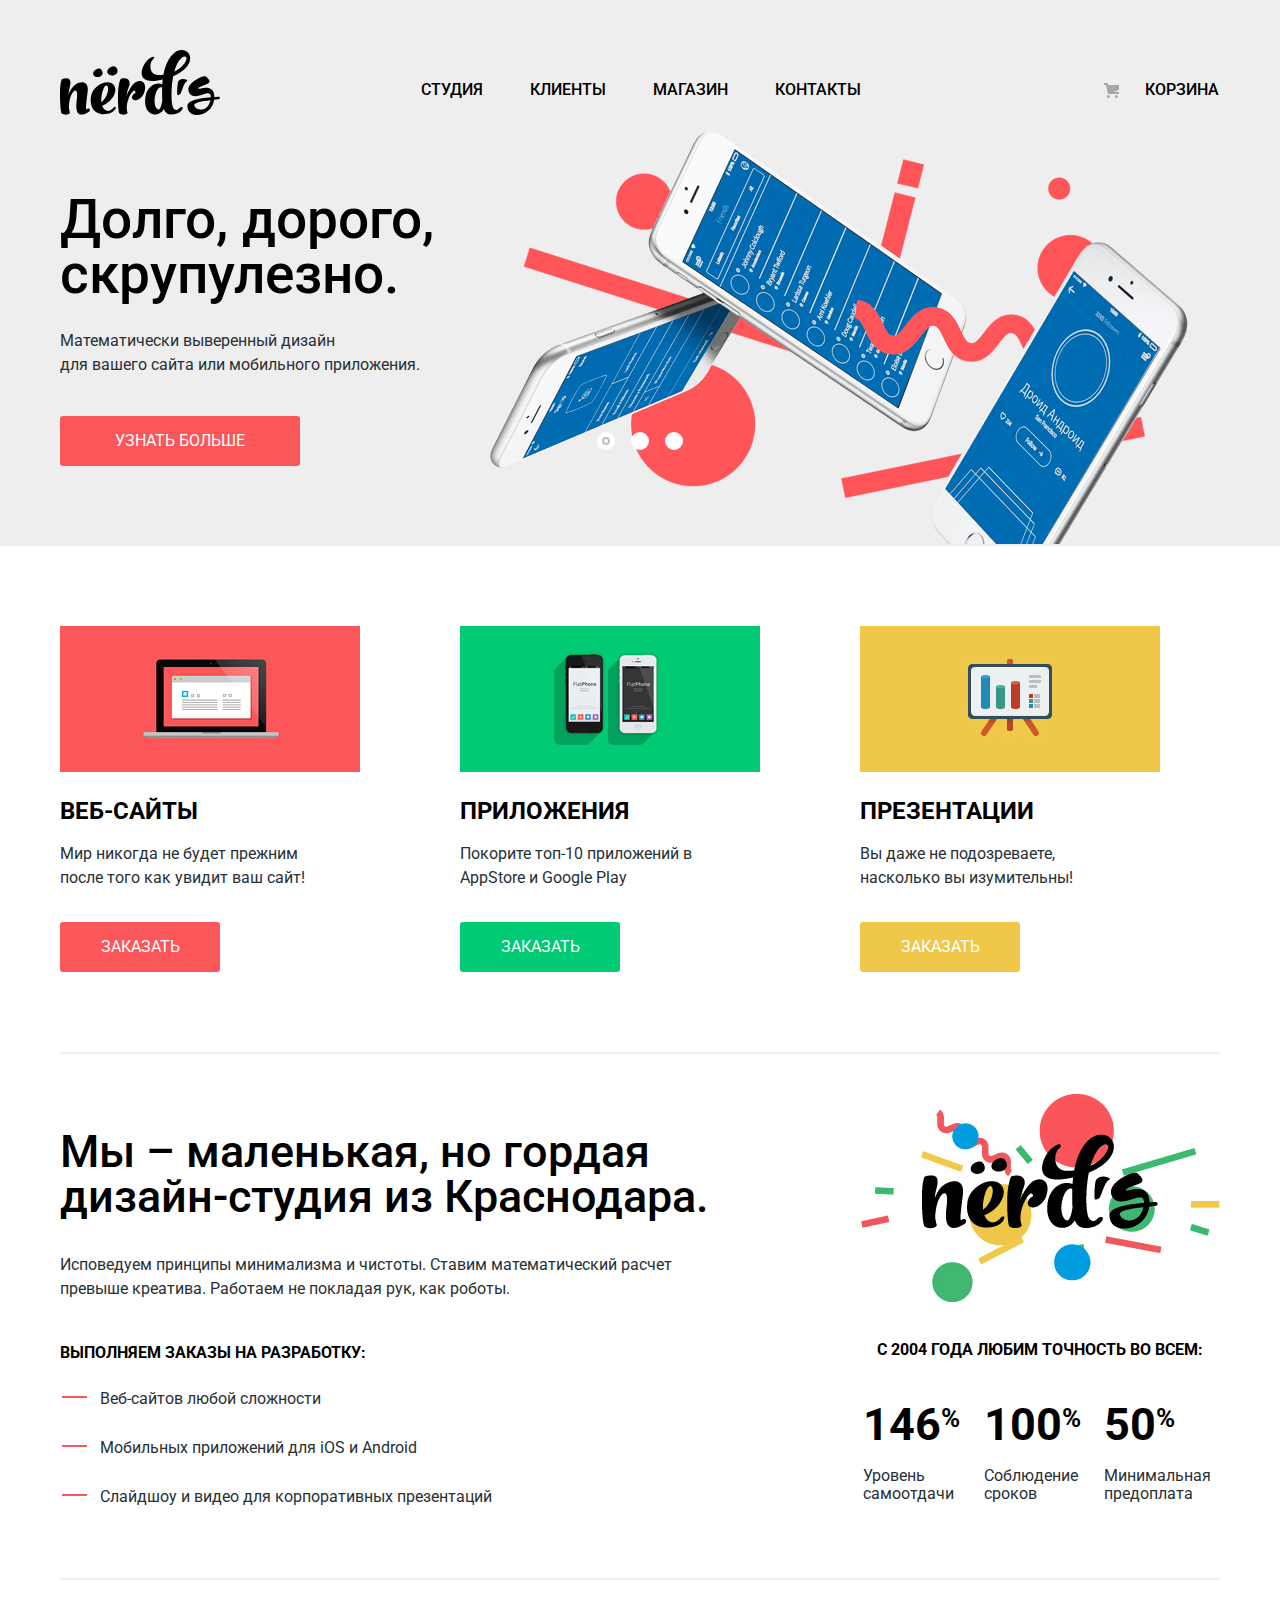
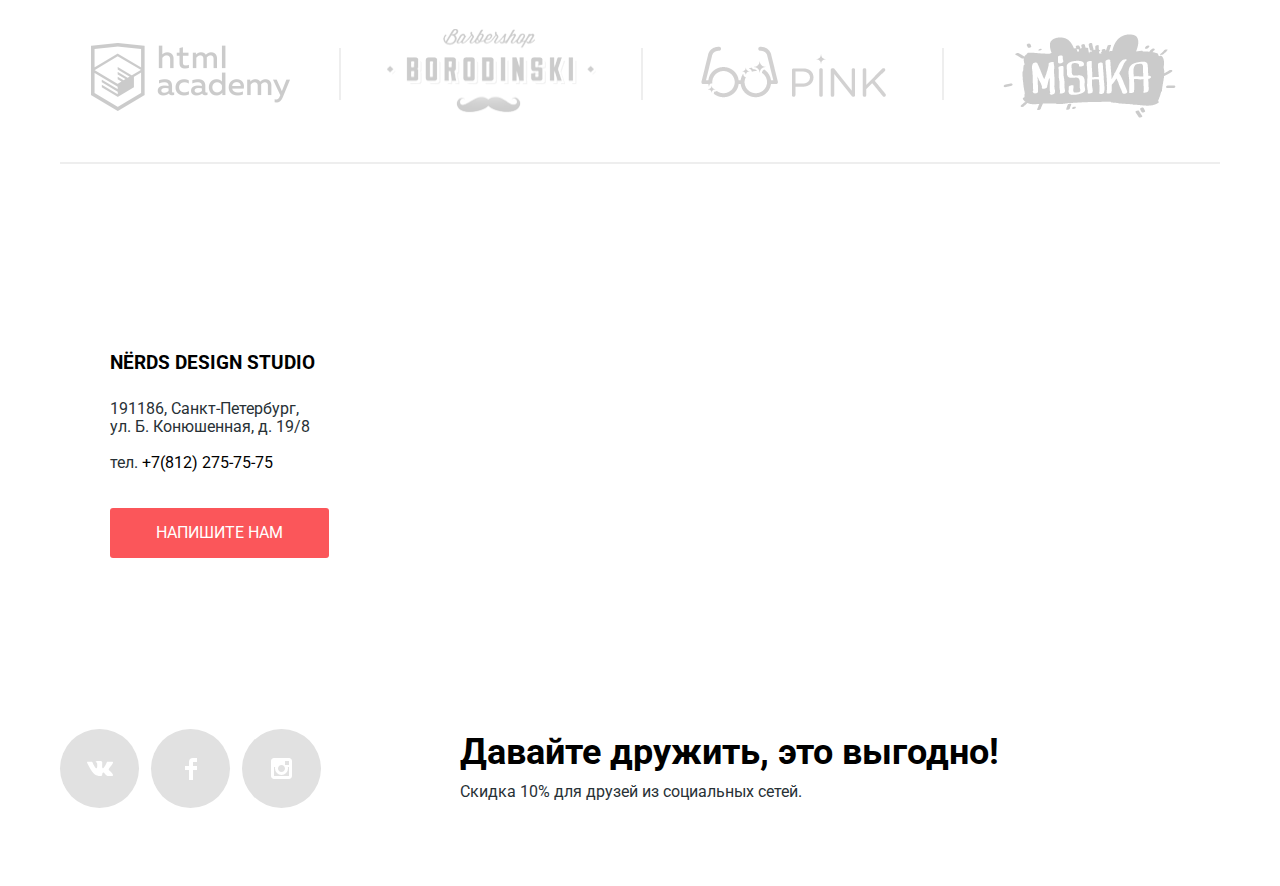
<file: index.html>
<!DOCTYPE html>
<html lang="ru">
  <head>
    <meta charset="utf-8">
    <title>HTML Academy: Нёрдс</title>
    <link href="https://fonts.googleapis.com/css?family=Roboto:400,500,700&amp;subset=cyrillic" rel="stylesheet">
    <link href="css/normalize.css" rel="stylesheet">
    <link href="css/style.min.css" rel="stylesheet">
  </head>
  <body>
    <header class="page-header">
      <nav class="main-navigation" aria-label="Содержимое">
        <a class="main-header-logo"> 
          <img src="img/nerds-logo.svg" width="160" height="65" alt="Логотип Нёрдс">
        </a>
        <ul class="site-navigation">
          <li><a href="#studio">Студия</a></li>
          <li><a href="#clients">Клиенты</a></li>
          <li><a href="catalog.html">Магазин</a></li>
          <li><a href="#contacts">Контакты</a></li>
        </ul>
        <ul class="basket">
          <li class="basket-link">
            <a href="#">Корзина</a>
          </li>
        </ul>
      </nav>
    </header>
    <main class="container">
     
      <h1 class="visually-hidden">Дизайн-студия Nёrds</h1>
      
      <section class="slider">
        <div class="slide-container">
          <h2 class="visually-hidden">Преимущества</h2>
          <input type="radio" name="point" id="point-slide-1" checked class="visually-hidden point-sl-1" >
          <input type="radio" name="point" id="point-slide-2" class="visually-hidden point-sl-2">
          <input type="radio" name="point" id="point-slide-3" class="visually-hidden point-sl-3">
          <div class="points">
            <label for="point-slide-1" class="points-slide points-slide-1 active" tabindex="0">Первый</label>
            <label for="point-slide-2" class="points-slide points-slide-2" tabindex="0">Второй</label>
            <label for="point-slide-3" class="points-slide points-slide-3" tabindex="0">Третий</label>
          </div>
          <ul class="slides">
            <li class="slide">
              <h3 class="slide-title">Долго, дорого,<br>скрупулезно.</h3>
              <p>Математически выверенный дизайн<br>для вашего сайта или мобильного приложения.</p>
              <a class="btn" href="#">Узнать больше</a>
            </li>
            <li class="slide">
              <h3 class="slide-title">Любим математику<br>как никто другой.</h3>
              <p>Никакого креатива, только математические формулы<br> для расчета идеальных пропорций</p>
              <a class="btn" href="#">Узнать больше</a>
            </li>
            <li class="slide">
              <h3 class="slide-title">Только ночь,<br>только хардкор</h3>
              <p>Работать днем, как все? Мы против этого.<br>Ближе к полуночи работа только начинается.</p>
              <a class="btn" href="#">Узнать больше</a>
            </li>
          </ul>
        </div>
      </section>
      
      <section class="services">
        <h2 class="visually-hidden">Наши услуги</h2>
        <ul class="services-list">
          <li class="services-item">
            <img src="img/illustration-1.png" width="300" height="146" alt="Веб-сайты">
            <h3>Веб-сайты</h3>
            <p>Мир никогда не будет прежним после того как увидит ваш сайт!</p>
            <a class="order-button button-1" href="#">Заказать</a>
          </li>
          <li class="services-item">
            <img src="img/illustration-2.png" width="300" height="146" alt="Приложения">
            <h3>Приложения</h3>
            <p>Покорите топ-10 приложений в AppStore и Google Play</p>
            <a class="order-button button-2" href="#">Заказать</a>
          </li>
          <li class="services-item">
            <img src="img/illustration-3.png" width="300" height="146" alt="Презентации"> 
            <h3>Презентации</h3>
            <p>Вы даже не подозреваете, насколько вы изумительны!</p>
            <a class="order-button button-3" href="#">Заказать</a>
          </li>
        </ul>
      </section>
      
      <section class="about">
        <h2 class="visually-hidden" id="studio">Про Нёрдс</h2>
        <div class="about-left-part">
          <h2>Мы –  маленькая, но гордая дизайн-студия из Краснодара.</h2>
          <p>Исповедуем принципы минимализма и чистоты.
            Ставим математический расчет превыше креатива. Работаем не покладая рук, как роботы.</p>
          <h3>Выполняем заказы на разработку:</h3>
          <ul class="orders">
            <li class="orders-item">Веб-сайтов любой сложности </li>
            <li class="orders-item">Мобильных приложений для iOS и Android </li>
            <li class="orders-item">Слайдшоу и видео для корпоративных презентаций</li>
          </ul> 
        </div>
        <div class="about-right-part">
          <h2 class="visually-hidden">Статистика по Нёрдс</h2>
          <a class="logo-in-about" href="#">
            <img src="img/nerds-illustration.png" width="360" height="208" alt="Логотип Нёрдс в секции О нас">
          </a>
          <h3>С 2004 года любим точность во всем:</h3>
          <table class="statistics">
            <tr>
              <td class="stat-mean">146<sup class="percent">%</sup></td>
              <td class="stat-mean">100<sup class="percent">%</sup></td>
              <td class="stat-mean">50<sup class="percent">%</sup></td>
            </tr>
            <tr>
              <th class="stat-header">Уровень самоотдачи</th>
              <th class="stat-header">Соблюдение сроков</th>
              <th class="stat-header">Минимальная предоплата</th>
            </tr>
          </table>
        </div>
      </section>
      
      <section class="our-clients">
        <h2 class="visually-hidden" id="clients">Наши клиенты</h2>
        <ul class="client-list">
          <li class="client-list-item">
            <a href="https://htmlacademy.ru/intensive/htmlcss">
              <img src="img/logo-1.png" width="199" height="68" alt="Ссылка на сайт Html academy">
            </a>
          </li>
          <li class="client-list-item">
            <a href="#">
              <img src="img/logo-2.png" width="209" height="87" alt="Ссылка на сайт Barbershop">
            </a>
          </li>
          <li class="client-list-item">
            <a href="#">
              <img src="img/logo-3.png" width="185" height="52" alt="Ссылка на сайт Pink">
            </a>
          </li>
          <li class="client-list-item">
            <a href="#">
              <img src="img/logo-4.png" width="173" height="84" alt="Ссылка на сайт Mishka">
            </a>
          </li>
        </ul>
      </section>
    </main>
    <footer class="page-footer">
     
      <section class="our-contacts">
        <h2 class="visually-hidden" id="contacts">Контактная информация</h2>
        
        <iframe src="https://www.google.com/maps/embed?pb=!1m18!1m12!1m3!1d1998.5991043651568!2d30.320894615867413!3d59.938794181876276!2m3!1f0!2f0!3f0!3m2!1i1024!2i768!4f13.1!3m3!1m2!1s0x4696310fca5ba729%3A0xea9c53d4493c879f!2z0JHQvtC70YzRiNCw0Y8g0JrQvtC90Y7RiNC10L3QvdCw0Y8g0YPQuy4sIDE5LCDQodCw0L3QutGCLdCf0LXRgtC10YDQsdGD0YDQsywgMTkxMTg2!5e0!3m2!1sru!2sru!4v1512499513983" class ="interactive-map" width="1440" height="416" style="border:0" allowfullscreen></iframe>
        
        <img src="img/map-marker-2.png" width="1440" height="416" alt="Расположение Nёrds на карте по адресу Санкт-Петербург ул. Б. Конюшенная, д. 19/8">
        <div class="for-map">
          <div class="write-us">
            <h3>Nёrds design studio</h3>
            <p class="address">
            191186, Санкт-Петербург,<br>
            ул. Б. Конюшенная, д. 19/8<br>
            </p>
            <p class="phone">
            Тел. <a href="tel:+78122757575" class="phone-link">+7(812) 275-75-75</a>
            </p>
            <a class="btn-write-us" href="writeus.html">Напишите нам</a>
          </div>
        </div>
      </section>
      
      <div class="footer-social">
        <ul class="social">
          <li><a class="social-button" href="#"><span class="visually-hidden">Вконтакте</span>
          <svg xmlns="http://www.w3.org/2000/svg" width="26" height="15" viewBox="0 0 26 15">
          <path fill="#FFF" d="M16.138 11.51c.956-.309 2.18 2.04 3.483 2.939.978.681 1.727.534 1.727.534l3.473-.05s1.815-.112.957-1.554c-.071-.12-.503-1.069-2.585-3.022-2.177-2.043-1.882-1.712.739-5.244 1.597-2.153 2.236-3.468 2.036-4.028-.192-.539-1.365-.399-1.365-.399L20.69.713c-.381.001-.704.119-.851.515-.003.004-.621 1.666-1.445 3.079-1.741 2.989-2.436 3.148-2.724 2.961-.661-.433-.494-1.737-.494-2.664 0-2.897.432-4.105-.846-4.417-.427-.104-.739-.172-1.828-.182-1.392-.021-2.574 0-3.244.329-.445.223-.786.712-.579.74.26.035.843.16 1.155.586.401.552.389 1.789.389 1.789s.229 3.411-.54 3.834c-.528.29-1.25-.302-2.803-3.016-.793-1.388-1.392-2.922-1.392-2.922s-.116-.285-.326-.441c-.25-.185-.6-.244-.6-.244L.848.684S.29.7.085.946c-.182.218-.015.668-.015.668s2.909 6.881 6.203 10.347c3.02 3.182 6.452 2.971 6.452 2.971h1.555s.469-.054.709-.312c.224-.24.214-.691.214-.691s-.031-2.109.935-2.419z"/></svg>
          </a></li>
          <li><a class="social-button" href="#"><span class="visually-hidden">Фейсбук</span>
          <svg xmlns="http://www.w3.org/2000/svg" width="12" height="22" viewBox="0 0 12 22">
          <path fill="#FFF" d="M12 4V0H8a4 4 0 0 0-4 4v4H0v4h4v10h4V12h4V8H8V4h4z"/></svg>
          </a></li>
          <li><a class="social-button" href="#"><span class="visually-hidden">Инстаграм</span>
          <svg xmlns="http://www.w3.org/2000/svg" width="21" height="21" viewBox="0 0 21 21">
          <path fill="#FFF" d="M18 0H3C1.35 0 0 1.35 0 3v15c0 1.65 1.35 3 3 3h15c1.65 0 3-1.35 3-3V3c0-1.65-1.35-3-3-3zm-7.5 7c1.93 0 3.5 1.57 3.5 3.5S12.43 14 10.5 14 7 12.43 7 10.5 8.57 7 10.5 7zM18 18H3V9h1.181A6.504 6.504 0 0 0 4 10.5a6.5 6.5 0 1 0 13 0 6.45 6.45 0 0 0-.181-1.5H18v9zm0-11h-4V3h4v4z"/></svg>
          </a></li>
        </ul>
        <div class="social-wrapper">
          <b>Давайте дружить, это выгодно!</b>
          <p>Скидка 10% для друзей из социальных сетей.</p>
        </div>
      </div> 
      
      <section class="modal-contacts" tabindex="-1">
        <h2>Напишите нам</h2>
        <button class="modal-close" type="button">Закрыть</button>
        <form class="modal-write-us" action="echo.htmlacademy.ru" method="get">
          <p class="write write-half">
            <label for="user-name">Ваше имя:</label><br>
            <input type="text" name="name" id="user-name" placeholder="Представьтесь, пожалуйста">
          </p>
          <p class="write write-half">
            <label for="user-email">Ваш e-mail:</label><br>
            <input type="text" name="email" id="user-email" placeholder="Для отправки ответа">
          </p>
          <p class="write write-full">
            <label for="text-letter" class="for-textaria">Текст письма:</label><br>
            <textarea name="letter" id="text-letter" cols="70" rows="5">В свободной форме</textarea>
          </p>
          <button class="btn-send" type="submit">Отправить</button>
        </form>
      </section>
    </footer>
    <script src="js/script.min.js"></script>
  </body>
</html>
</file>
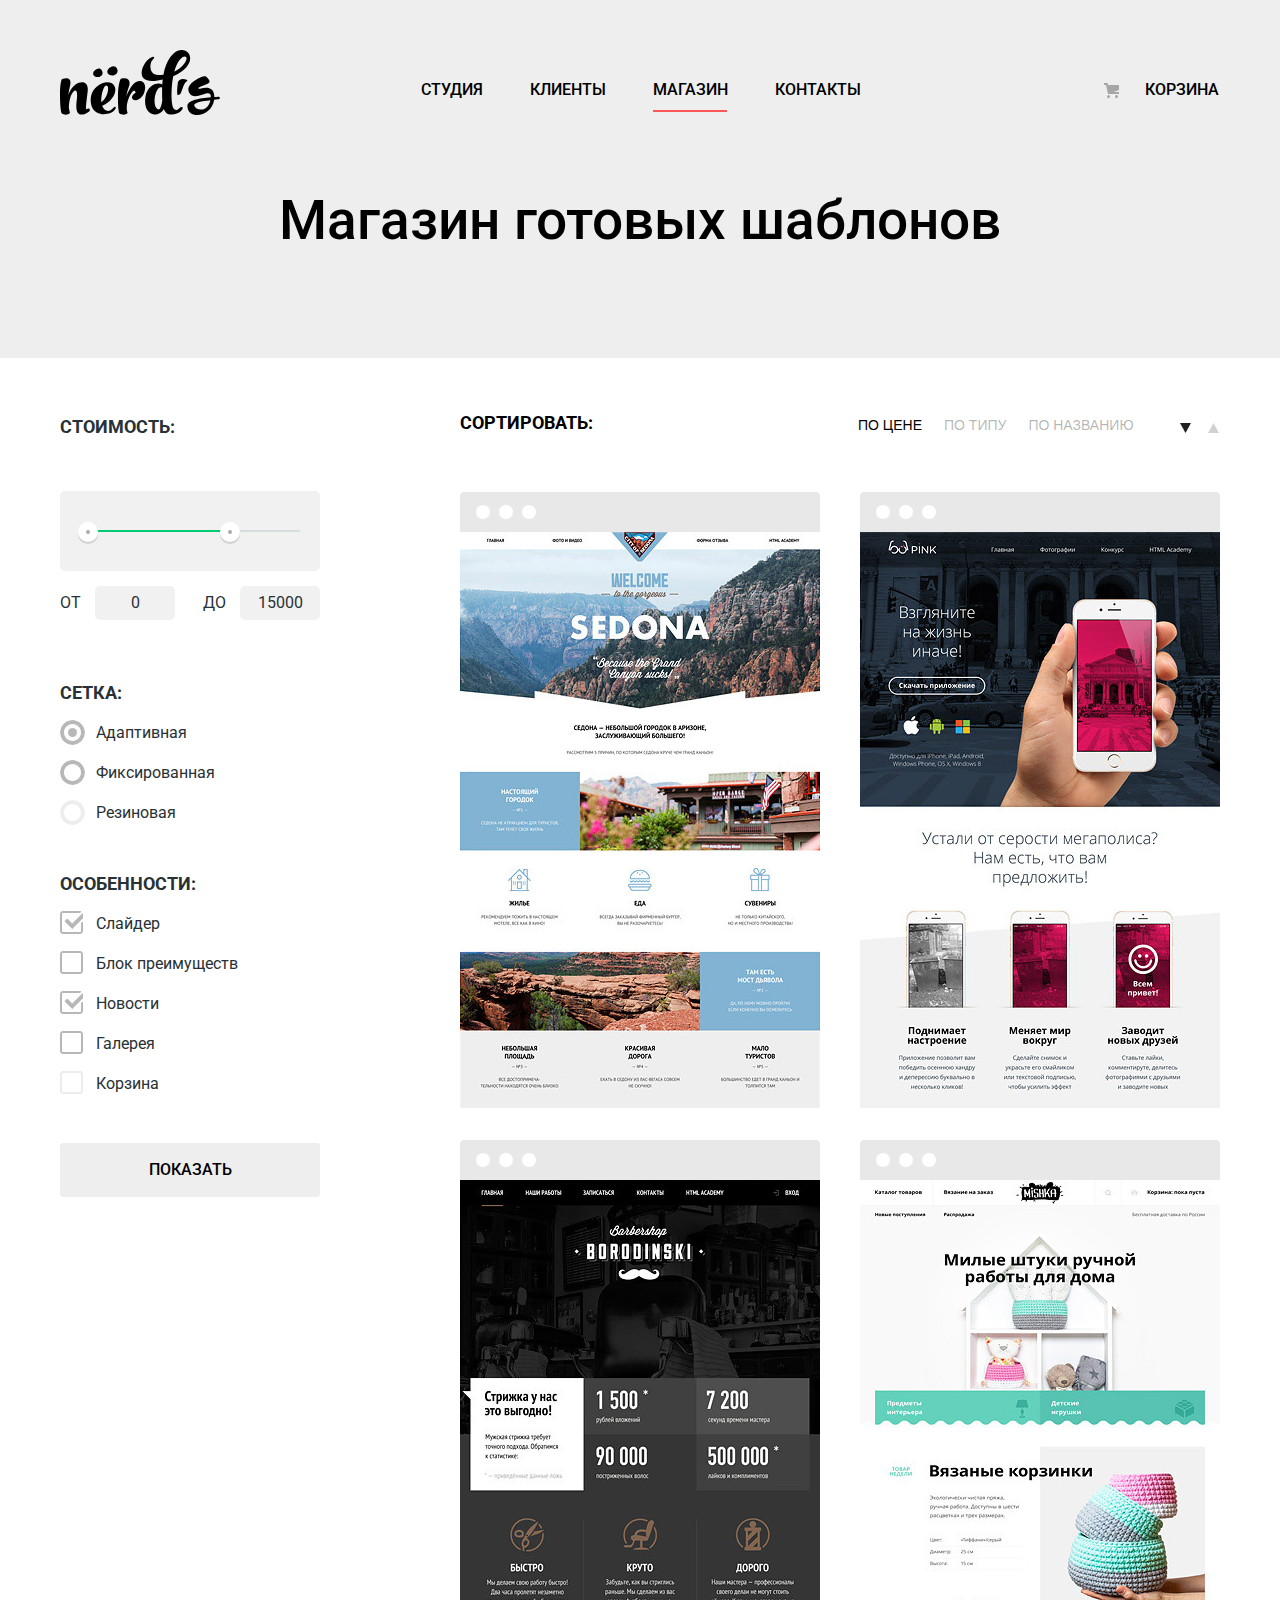
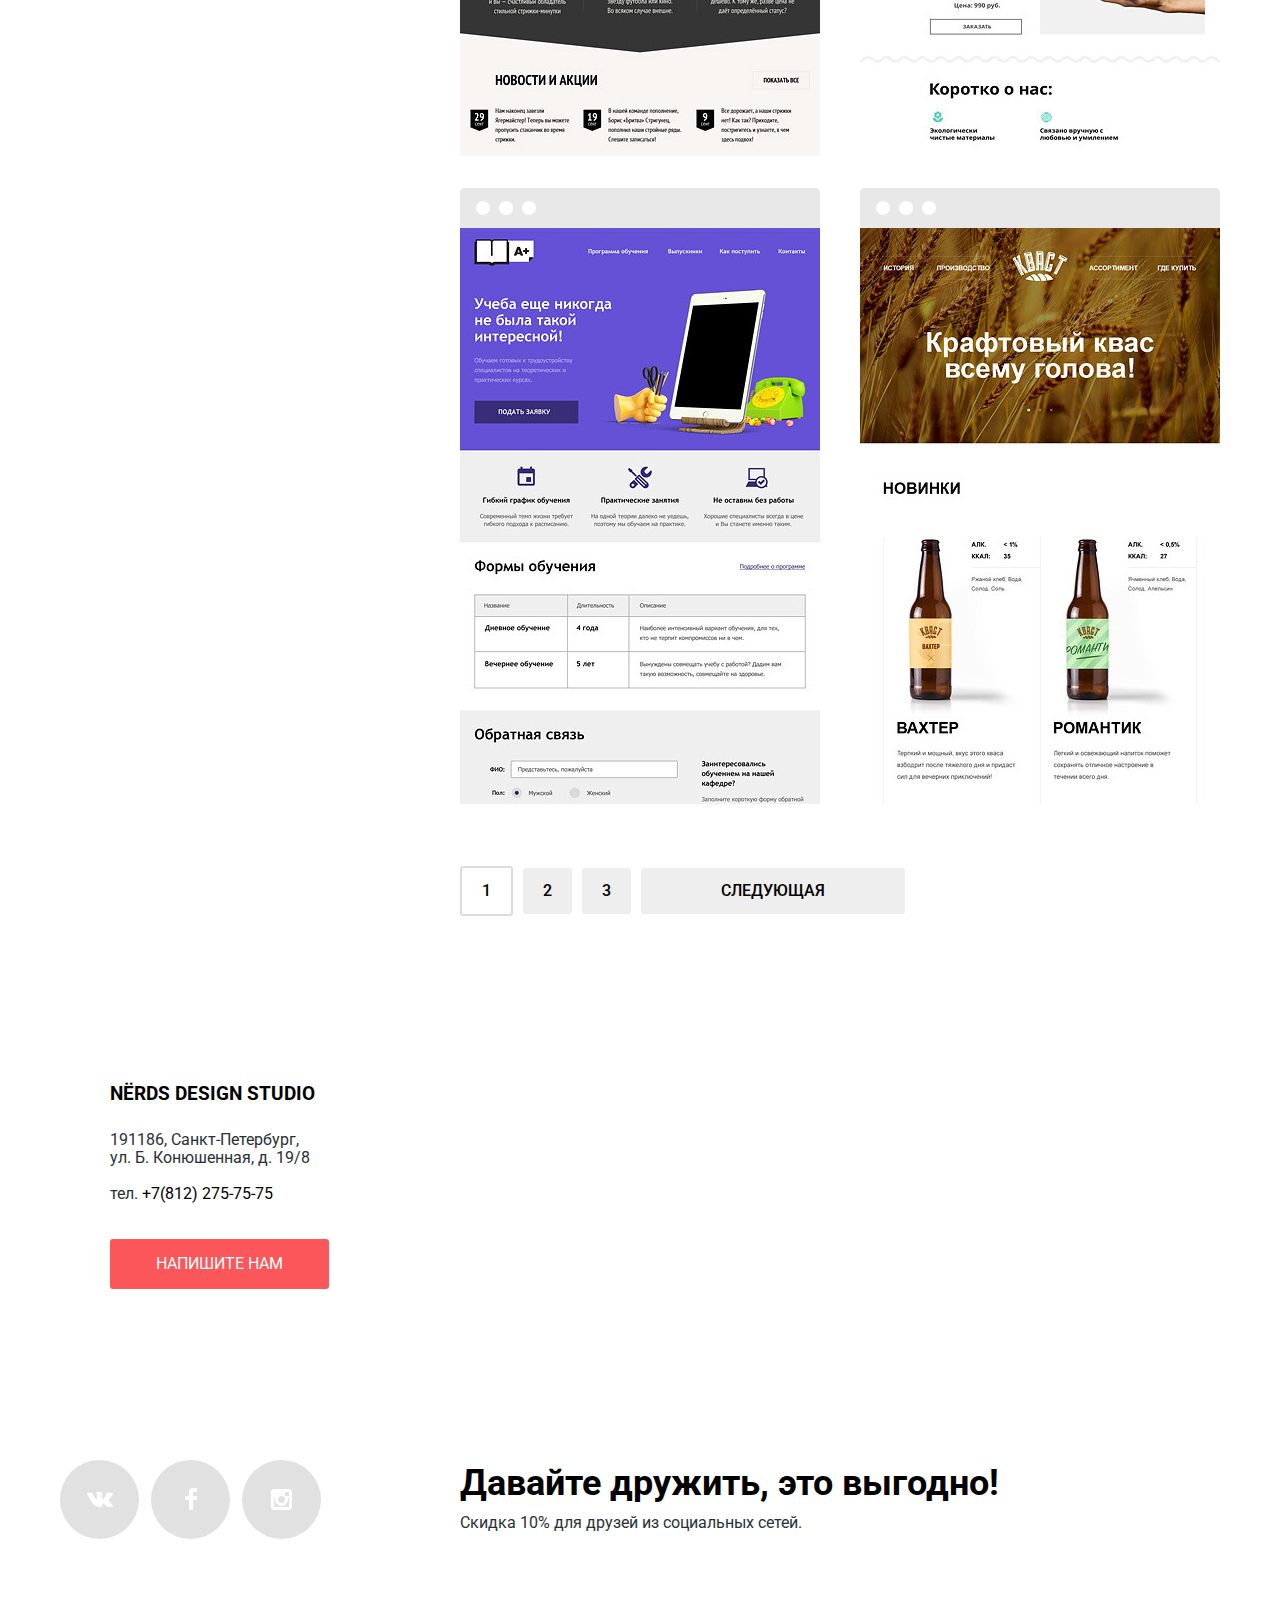
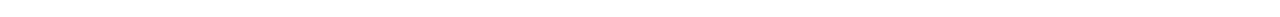
<file: catalog.html>
<!DOCTYPE html>
<html lang="ru">
  <head>
    <meta charset="utf-8">
    <title>HTML Academy: Нёрдс</title>
    <link href="https://fonts.googleapis.com/css?family=Roboto:400,500,700&amp;subset=cyrillic" rel="stylesheet"> 
    <link href="css/normalize.css" rel="stylesheet">
    <link href="css/style.min.css" rel="stylesheet">
  </head>
  <body>
    <header class="page-header">
      <nav class="main-navigation" aria-label="Содержимое">
        <a class="main-header-logo" href="index.html"> 
          <img src="img/nerds-logo.svg" width="160" height="65" alt="Ссылка на главную страницу Нёрдс">
        </a>
        <ul class="site-navigation">
          <li><a href="index.html#studio">Студия</a></li>
          <li><a href="index.html#clients">Клиенты</a></li>
          <li><a class="site-navigation-current">Магазин</a></li>
          <li><a href="#contacts">Контакты</a></li>
        </ul>
        <ul class="basket">
          <li class="basket-link"><a href="#">Корзина</a></li>
        </ul>
      </nav>
    </header>
    <main class="container">
      <h1 class="visually-hidden">Дизайн-студия Nёrds</h1>
      <div class="for-subtitle">
        <h2 class="subtitle">Магазин готовых шаблонов</h2>
      </div>
      
      <div class="filter-catalog">
        <section class="filters">
          <h2 class="visually-hidden">Фильтр товаров</h2>
          <form class="filters-item" action="echo.htmlacademy.ry" method="get">
            <fieldset class="filter-for-cost filter">
              <legend class="filter-name cost">Стоимость:</legend>
              <div class="range-filter">
                <div class="range-controls">
                  <div class="scale">
                    <div class="bar" 
                    style="margin-left: 0%; width: 70%"></div>
                  </div>  
                  <div class="toggle toggle-min"></div>
                  <div class="toggle toggle-max"></div>
                </div>
                <div class="price-controls">
                  <label class="min-price">от <input name="min-price" type="text" value="0"></label>
                  <label class="max-price">до <input name="max-price" type="text" value="15000"></label>
                </div>
              </div>
            </fieldset>
            <fieldset class="form-for-grid filter">
              <legend class="filter-name grid">Сетка:</legend>
              <p>  
                <input type="radio" id="adapt" name="filter-grid" class="radio-grid"  checked>
                <label for="adapt">Адаптивная</label>
              </p>
              <p>
                <input type="radio" id="fixed" name="filter-grid" class="radio-grid">
                <label for="fixed">Фиксированная</label>
              </p>
              <p>
                <input type="radio" id="rubber" name="filter-grid" class="radio-grid" disabled>
                <label for="rubber">Резиновая</label>
              </p> 
            </fieldset>
            <fieldset class="form-for-features filter">
              <legend class="filter-name features">Особенности:</legend>
              <p>
                <input type="checkbox" id="checkbox-slider" name="ch-box-slider" checked class="checkbox-features">
                <label for="checkbox-slider">Слайдер</label>
              </p>
              <p>
                <input type="checkbox" id="checkbox-features" name="ch-box-features" class="checkbox-features">
                <label for="checkbox-features">Блок преимуществ</label>
              </p>
              <p>
                <input type="checkbox" id="checkbox-news" name="ch-box-news" checked class="checkbox-features">
                <label for="checkbox-news">Новости</label>
              </p>
              <p>
                <input type="checkbox" id="checkbox-galery" name="ch-box-galery" class="checkbox-features">
                <label for="checkbox-galery">Галерея</label>
              </p>
              <p>
                <input type="checkbox" id="checkbox-basket" name="ch-box-basket" class="checkbox-features" disabled>
                  <label for="checkbox-basket">Корзина</label>
              </p> 
            </fieldset>
            <button class="show" type="submit">Показать</button>
          </form>
        </section>
      
        <section class="catalog">
          <h2 class="visually-hidden">Список макетов</h2>
          <div class="catalog-sorting-line">  
            <h3>Сортировать:</h3> 
              <ul class="sorting">
                <li class="sorting-item active"><button type="button">По цене</button></li>
                <li class="sorting-item"><button type="button">По типу</button></li>
                <li class="sorting-item"><button type="button">По названию</button></li>
              </ul>
              <ul class="up-down">
                <li><button class="btn-arrow down active" type="button">Стрелка вниз</button></li>
                <li><button class="btn-arrow up" type="button">Стрелка вверх</button></li>
              </ul>
          </div>
          <ul class="catalog-list">
            <li class="catalog-item">
              <img src="img/img-sedona.jpg" width="360" height="576" alt="Макет Sedona">
              <div class="product-card active" >
                <h3><a href="#">Sedona</a></h3>
                <p>Информационный сайт<br> для туристов</p>
                <button class="price-btn" type="button">9 900 руб.</button>
              </div>
            </li>
            <li class="catalog-item">
              <img src="img/img-pink.jpg" width="360" height="576" alt="Макет PINK APP">
              <div class="product-card">
                <h3><a href="#">PINK APP</a></h3>
                <p>Продуктовый лендинг<br> приложения для iOS и Android</p>
                <button class="price-btn" type="button">9 900 руб.</button>
              </div>
            </li> 
            <li class="catalog-item">
              <img src="img/img-barbershop.jpg" width="360" height="576" alt="Макет Barbershop">
              <div class="product-card">
                <h3><a href="">BARBERSHOP</a></h3>
                <p>Сайт салоны красоты.<br> Для мужчин, да.</p>
                <button class="price-btn" type="button">9 900 руб.</button>
              </div>
            </li>
            <li class="catalog-item">
              <img src="img/img-mishka.jpg" width="360" height="576" alt="Макет Mishka">
              <div class="product-card">
                <h3><a href="">MISHKA</a></h3>
                <p>Интернет-магазин<br>вязаных игрушек</p>
                <button class="price-btn" type="button">9 900 руб.</button>
              </div>
            </li>
            <li class="catalog-item">
              <img src="img/img-aplus.jpg" width="360" height="576" alt="Макет A+">
              <div class="product-card">
                <h3><a href="img/img-aplus.jpg">A PLUS</a></h3>
                <p>Лендинг курсов повышения<br>квалификации</p>
                <button class="price-btn" type="button">9 900 руб.</button>
              </div>
            </li>
            <li class="catalog-item">
              <img src="img/img-kvast.jpg" width="360" height="576" alt="Макет Кваст">
              <div class="product-card">
                <h3><a href="">КВАСТ</a></h3>
                <p>Промо-сайт производителя<br>крафтового кваса</p>
                <button class="price-btn" type="button">9 900 руб.</button>
              </div>
            </li>
          </ul>
          <ul class="pagination-list">
            <li><a class="pagination-item current">1</a></li>
            <li><a class="pagination-item" href="#">2</a></li>
            <li><a class="pagination-item" href="#">3</a></li>
            <li><a class="pagination-item next" href="#">Следующая</a></li>
          </ul>
        </section>
      </div>
    </main>
    <footer class="page-footer">
     
      <section class="our-contacts">
        <h2 class="visually-hidden" id="contacts">Контактная информация</h2>
        
        <iframe src="https://www.google.com/maps/embed?pb=!1m18!1m12!1m3!1d1998.5991043651568!2d30.320894615867413!3d59.938794181876276!2m3!1f0!2f0!3f0!3m2!1i1024!2i768!4f13.1!3m3!1m2!1s0x4696310fca5ba729%3A0xea9c53d4493c879f!2z0JHQvtC70YzRiNCw0Y8g0JrQvtC90Y7RiNC10L3QvdCw0Y8g0YPQuy4sIDE5LCDQodCw0L3QutGCLdCf0LXRgtC10YDQsdGD0YDQsywgMTkxMTg2!5e0!3m2!1sru!2sru!4v1512499513983" class ="interactive-map" width="1440" height="416" style="border:0" allowfullscreen></iframe>
        
        <img src="img/map-marker-2.png" width="1440" height="416" alt="Расположение Nёrds на карте по адресу Санкт-Петербург ул. Б. Конюшенная, д. 19/8">
        <div class="for-map">
          <div class="write-us">
            <h3>Nёrds design studio</h3>
            <p class="address">
            191186, Санкт-Петербург,<br>
            ул. Б. Конюшенная, д. 19/8<br>
            </p>
            <p class="phone">
            Тел. <a href="tel:+78122757575" class="phone-link">+7(812) 275-75-75</a>
            </p>
            <a class="btn-write-us" href="writeus.html">Напишите нам</a>
          </div>
        </div>
      </section>

      <div class="footer-social">
        <ul class="social">
          <li><a class="social-button" href="#"><span class="visually-hidden">Вконтакте</span>
          <svg xmlns="http://www.w3.org/2000/svg" width="26" height="15" viewBox="0 0 26 15">
          <path fill="#FFF" d="M16.138 11.51c.956-.309 2.18 2.04 3.483 2.939.978.681 1.727.534 1.727.534l3.473-.05s1.815-.112.957-1.554c-.071-.12-.503-1.069-2.585-3.022-2.177-2.043-1.882-1.712.739-5.244 1.597-2.153 2.236-3.468 2.036-4.028-.192-.539-1.365-.399-1.365-.399L20.69.713c-.381.001-.704.119-.851.515-.003.004-.621 1.666-1.445 3.079-1.741 2.989-2.436 3.148-2.724 2.961-.661-.433-.494-1.737-.494-2.664 0-2.897.432-4.105-.846-4.417-.427-.104-.739-.172-1.828-.182-1.392-.021-2.574 0-3.244.329-.445.223-.786.712-.579.74.26.035.843.16 1.155.586.401.552.389 1.789.389 1.789s.229 3.411-.54 3.834c-.528.29-1.25-.302-2.803-3.016-.793-1.388-1.392-2.922-1.392-2.922s-.116-.285-.326-.441c-.25-.185-.6-.244-.6-.244L.848.684S.29.7.085.946c-.182.218-.015.668-.015.668s2.909 6.881 6.203 10.347c3.02 3.182 6.452 2.971 6.452 2.971h1.555s.469-.054.709-.312c.224-.24.214-.691.214-.691s-.031-2.109.935-2.419z"/></svg>
          </a></li>
          <li><a class="social-button" href="#"><span class="visually-hidden">Фейсбук</span>
          <svg xmlns="http://www.w3.org/2000/svg" width="12" height="22" viewBox="0 0 12 22">
            <path fill="#FFF" d="M12 4V0H8a4 4 0 0 0-4 4v4H0v4h4v10h4V12h4V8H8V4h4z"/></svg>
          </a></li>
          <li><a class="social-button" href="#"><span class="visually-hidden">Инстаграм</span>
            <svg xmlns="http://www.w3.org/2000/svg" width="21" height="21" viewBox="0 0 21 21">
            <path fill="#FFF" d="M18 0H3C1.35 0 0 1.35 0 3v15c0 1.65 1.35 3 3 3h15c1.65 0 3-1.35 3-3V3c0-1.65-1.35-3-3-3zm-7.5 7c1.93 0 3.5 1.57 3.5 3.5S12.43 14 10.5 14 7 12.43 7 10.5 8.57 7 10.5 7zM18 18H3V9h1.181A6.504 6.504 0 0 0 4 10.5a6.5 6.5 0 1 0 13 0 6.45 6.45 0 0 0-.181-1.5H18v9zm0-11h-4V3h4v4z"/></svg>
          </a></li>
        </ul>
        <div class="social-wrapper">
          <b>Давайте дружить, это выгодно!</b>
          <p>Скидка 10% для друзей из социальных сетей.</p>
        </div>
      </div> 
      
      <section class="modal-contacts" tabindex="-1">
        <h2>Напишите нам</h2>
        <button class="modal-close" type="button">Закрыть</button>
        <form class="modal-write-us" action="echo.htmlacademy.ru" method="get">
          <p class="write write-half">
            <label for="user-name">Ваше имя:</label><br>
            <input type="text" name="name" id="user-name" placeholder="Представьтесь, пожалуйста">
          </p>
          <p class="write write-half">
            <label for="user-email">Ваш e-mail:</label><br>
            <input type="text" name="email" id="user-email" placeholder="Для отправки ответа">
          </p>
          <p class="write write-full">
            <label for="text-letter" class="for-textaria">Текст письма:</label><br>
            <textarea name="letter" id="text-letter" cols="70" rows="5">В свободной форме</textarea>
          </p>
          <button class="btn-send" type="submit">Отправить</button>
        </form>
      </section>
    </footer>
    <script src="js/script.min.js"></script>
  </body>
</html>
</file>
<file: css/style.min.css>
body{margin:0;padding:0;font-family:"Roboto",Arial,sans-serif;font-size:16px;line-height:18px;text-align:left;color:#283136;background-color:#fff}a{text-decoration:none}.visually-hidden:not(:focus):not(:active),input[type="checkbox"].visually-hidden,input[type="radio"].visually-hidden{position:absolute;width:1px;height:1px;margin:-1px;border:0;padding:0;white-space:nowrap;clip-path:inset(100%);clip:rect(0 0 0 0);overflow:hidden}.page-header{background-color:#eee}.main-navigation{text-transform:uppercase;font-weight:500;display:flex;width:1160px;justify-content:space-between;align-items:center;margin:auto;margin-top:0;margin-bottom:0;padding-top:47px;padding-bottom:10px}.main-header-logo{opacity:1}.main-header-logo:hover,.main-header-logo:focus{opacity:.8}.main-header-logo:active{opacity:.3}.site-navigation{display:flex;justify-content:space-between;flex-wrap:wrap;width:440px;padding:0;padding-top:12px;padding-left:17px}.site-navigation li{margin-right:33px}.site-navigation li:nth-child(4n){margin-right:0}.site-navigation,.basket{list-style:none}.site-navigation a,.basket a{color:#000;line-height:30px}.site-navigation a:hover,.site-navigation a:focus,.basket a:hover,.basket a:focus{color:#fb565a}.site-navigation a:active,.basket a:active{color:#000;opacity:.3}.site-navigation-current{position:relative}.site-navigation .site-navigation-current:hover,.site-navigation .site-navigation-current:focus,.site-navigation .site-navigation-current:active{color:#000;opacity:1}.site-navigation-current::before{content:"";position:absolute;width:74px;height:2px;background-color:#fb565a;top:30px}.basket{display:flex;max-width:130px;padding-top:12px;padding-right:5px}.basket .basket-link{padding-left:60px;position:relative}.basket-link::before{content:"";width:15px;height:15px;background-image:url(../img/cart-icon.svg);background-position:0 0;position:absolute;right:100px;top:25%}.slide-container{width:1200px;margin:0 auto;padding:0 20px;box-sizing:border-box}.slider{position:relative;background-color:#eee}.points{position:absolute;left:50%;bottom:104px;z-index:100;width:160px;height:18px;text-align:center;font-size:0;transform:translateX(-50%)}.points label{display:inline-block;vertical-align:middle;position:relative;width:18px;height:18px;border-radius:50%;cursor:pointer;padding:8px}.points label::after{content:"";width:18px;height:18px;background:#fff;position:absolute;top:8px;left:8px;z-index:1;border-radius:50%}.slides{padding:0;margin:0;list-style:none;min-height:413px}.slide{display:none;padding:61px 0 80px}.slide:nth-child(1){background-image:url(../img/slide1.png);background-repeat:no-repeat;background-position:93% 0}.slide:nth-child(2){background-image:url(../img/slide2.png);background-repeat:no-repeat;background-position:100% 0}.slide:nth-child(3){background-image:url(../img/slide3.png);background-repeat:no-repeat;background-position:100% 20px}.point-sl-1:checked ~ .slides .slide:nth-child(1){display:block}.point-sl-2:checked ~ .slides .slide:nth-child(2){display:block}.point-sl-3:checked ~ .slides .slide:nth-child(3){display:block}.point-sl-1:checked ~ .points .points-slide-1::before,.point-sl-2:checked ~ .points .points-slide-2::before,.point-sl-3:checked ~ .points .points-slide-3::before{content:"";position:absolute;left:50%;top:50%;z-index:2;width:4px;height:4px;margin:-4px;background-color:inherit;border:2px solid #c1c1c1;border-radius:50%}.slide-title{max-width:600px;margin:0;margin-bottom:27px;color:#000;font-size:55px;line-height:55px;font-weight:500}.slide p{max-width:430px;margin:0;margin-bottom:39px;font-size:16px;line-height:24px}.btn{display:block;width:240px;padding:16px 0;color:#fff;text-transform:uppercase;text-align:center;background-color:#fb565a;text-decoration:none;border:none;border-radius:3px}.btn:hover,.btn:focus{background-color:#e74246}.btn:active{background-color:#d7373b;color:rgba(255,255,255,0.3);box-shadow:0 3px rgba(0,0,0,0.1) inset}.services{padding-top:80px}.services-list{box-sizing:border-box;list-style:none;display:flex;width:1160px;justify-content:space-between;flex-wrap:wrap;padding:0;padding-right:60px;margin:auto;margin-top:0;border-bottom:2px solid #eee}.services-item{text-align:left;width:300px;margin-right:100px;padding-bottom:80px}.services-item:nth-child(3n){margin-right:0}.services-item h3{text-transform:uppercase;font-size:24px;line-height:30px;font-weight:700;color:#000;margin:0;margin-top:20px}.services-item p{line-height:24px;width:250px;margin:0;margin-top:16px;margin-bottom:32px}.order-button{display:block;text-align:center;color:#fff;width:160px;padding:16px 0;text-transform:uppercase;text-decoration:none;border:none;border-radius:3px}.button-1{background-color:#fb565a}.button-1:hover,.button-1:focus{background-color:#e74246}.button-1:active{background-color:#d7373b;color:rgba(255,255,255,0.3);box-shadow:0 3px rgba(0,0,0,0.1) inset}.button-2{background-color:#00ca74}.button-2:hover,.button-2:focus{background-color:#00bc6c}.button-2:active{background-color:#00aa62;color:rgba(255,255,255,0.3);box-shadow:0 3px rgba(0,0,0,0.1) inset}.button-3{background-color:#efc84a}.button-3:hover,.button-3:focus{background-color:#eab534}.button-3:active{background-color:#e5a722;color:rgba(255,255,255,0.3);box-shadow:0 3px rgba(0,0,0,0.1) inset}.about{display:flex;width:1160px;margin:auto;justify-content:space-between;padding-top:40px;padding-bottom:28px}.about-left-part{width:800px;margin:0;padding-right:140px}.about-left-part h2{color:#000;font-size:45px;line-height:45px;text-align:left;font-weight:500;margin:0;padding:0;padding-top:35px}.about-left-part p{line-height:24px;text-align:left;margin:0;margin-top:34px;margin-bottom:40px;padding:0}.about-left-part h3{text-transform:uppercase;color:#000;text-align:left;font-size:16px;line-height:24px;margin:0;padding:0;margin-bottom:22px}.orders{font-size:16px;line-height:24px;text-align:left;margin:0;list-style:none}.orders-item{position:relative;margin:0;margin-bottom:25px}.orders-item::before{content:"";position:absolute;width:25px;height:2px;background-color:#fb565a;left:-38px;top:9px}.about-right-part{width:360px}.about-right-part h3{text-transform:uppercase;font-size:16px;line-height:24px;text-align:center;color:#000;font-weight:700;padding-top:16px;padding-bottom:35px}.stat-mean{font-size:45px;font-weight:700;color:#000;padding-bottom:30px;padding-right:18px}.percent{font-size:26px}.stat-header{text-align:center;font-size:16px;line-height:18px;font-weight:400;text-align:left}.our-clients{width:1160px;margin:auto;margin-bottom:80px;text-align:center}.client-list{display:flex;list-style:none;flex-wrap:wrap;width:1160px;justify-content:space-between;align-items:center;border-bottom:2px solid #eee;border-top:2px solid #eee;padding:46px 0 40px}.client-list-item a{opacity:.2}.client-list-item{width:300px;position:relative}.client-list-item:first-child,.client-list-item:nth-child(4n){width:260px;padding:0;padding-top:10px;padding-right:20px}.client-list-item:nth-child(4n){padding-right:0;padding-left:15px;padding-top:8px}.client-list-item:not(:last-child)::after{content:"";width:2px;height:52px;position:absolute;background-color:#eee;top:0;bottom:0;margin:auto;right:-1px}.client-list-item a:hover,.client-list a:focus{opacity:1}.client-list-item a:active{opacity:.1}.subtitle{font-size:55px;line-height:55px;color:#000;text-align:center;background-color:#eee;font-weight:500;margin-top:0;padding-top:62px;padding-bottom:110px}.filter-catalog{display:flex;width:1160px;justify-content:space-between;margin:0 auto}.filter-for-cost{margin:0;padding:0;border:none}.range-filter{width:260px;margin-top:49px}.filters{width:260px}.filter-name{text-transform:uppercase;font-size:18px;line-height:30px;font-weight:700;margin:0;padding-top:8px}.range-controls{position:relative;height:41px;margin-bottom:15px;padding-top:39px;padding-right:20px;padding-left:20px;background-color:#f1f1f1;border-radius:5px}.range-controls .scale{height:2px;background:#d7dcde}.range-controls .bar{width:70%;height:2px;background:#00ca74}.range-controls .toggle{position:absolute;top:31px;left:0;width:4px;height:4px;padding:0;border:8px solid #fff;border-radius:50%;background-color:#ababab;box-shadow:0 2px 1px 0 #cfcfcf;cursor:pointer}.range-controls .toggle-min{left:18px}.range-controls .toggle-max{left:160px}.filter{border:none;margin:0;padding:0}.price-controls label{display:inline-block;vertical-align:middle;width:50%;font-size:16px;text-transform:uppercase}.price-controls input{width:60px;padding:8px 10px;margin-left:10px;font-family:Roboto,Arial,sans-serif;font-size:16px;text-align:center;color:#283136;border:none;border-radius:5px;background:#f1f1f1}.max-price{text-align:right}.price-controls{font-size:0}.grid{margin:0;padding-top:58px}.form-for-grid p{margin:0;margin-top:16px;margin-bottom:22px}.radio-grid:not(checked){position:absolute;opacity:0}.radio-grid:not(checked) + label{position:relative;padding-left:36px}.radio-grid:not(checked) + label::before{content:"";position:absolute;left:0;top:-3px;width:25px;height:25px;border-radius:50%;background-image:url(../img/radio-off.svg);background-repeat:no-repeat;background-position:0 0;opacity:.4}.radio-grid:checked + label::before{background-image:url(../img/radio-on.svg);background-repeat:no-repeat;background-position:0 0;opacity:.4}.radio-grid:hover + label::before,.radio-grid:focus + label::before{opacity:1}.radio-grid:disabled + label::before{opacity:.1}.features{margin:0;padding-top:25px}.form-for-features{padding-bottom:28px}.form-for-features p{margin:0;margin-top:16px;margin-bottom:22px}.checkbox-features:not(checked){position:absolute;opacity:0}.checkbox-features:not(checked) + label{position:relative;padding-left:36px}.checkbox-features:not(checked) + label::before{content:"";position:absolute;left:0;top:-3px;width:27px;height:23px;background-image:url(../img/checkbox-off.svg);background-repeat:no-repeat;background-position:0 0;opacity:.4}.checkbox-features:checked + label::before{width:23px;height:23px;background-image:url(../img/checkbox-on.svg);background-repeat:no-repeat;background-position:0 0;opacity:.4}.checkbox-features:hover + label::before,.checkbox-features:focus + label::before{opacity:1}.checkbox-features:disabled + label::before{opacity:.1}.show{display:block;width:260px;padding:18px 0;font-family:"Roboto",Arial,sans-serif;text-align:center;color:#000;background-color:#eee;text-transform:uppercase;text-decoration:none;font-weight:500;border:none;border-radius:3px}.show:hover,.show:focus{background-color:#dfdfdf}.show:active{background-color:#d5d5d5;color:rgba(0,0,0,0.3);box-shadow:0 3px rgba(0,0,0,0.1) inset}.catalog{display:flex;width:760px;flex-direction:column;padding-top:10px}.catalog h3{font-size:18px;font-weight:700;text-transform:uppercase;color:#000;margin:0;padding-bottom:60px}.sorting,.up-down,.catalog-list,.pagination-list{list-style:none;padding:0}.catalog-sorting-line{width:760px;display:flex;justify-content:space-between}.sorting{display:flex;flex-grow:1;justify-content:flex-start;padding-top:2px;margin:0}.up-down{display:flex;justify-content:space-between;min-width:40px;margin:0}.sorting-item{padding-left:0;padding-right:22px}.sorting-item:first-child{padding-left:265px}.sorting-item button{background-color:#fff;border:none;text-transform:uppercase;font-size:14px;line-height:18px;color:rgba(0,0,0,0.3);padding:0}.sorting-item button:hover,.sorting-item button:focus{color:rgba(0,0,0,0.6)}.sorting-item button:active{color:#000}.btn-arrow{background-color:transparent;border:none;background-repeat:no-repeat;color:#000;opacity:.2;font-size:0;width:11px;height:10px}.down{background-image:url(../img/icon-down-dir.svg)}.up{background-image:url(../img/icon-up-dir.svg)}.btn-arrow:hover,.btn-arrow:focus{opacity:.4}.btn-arrow:active,.btn-arrow:active{opacity:1}.active,.active button{color:#000;opacity:1}.catalog-list{display:flex;width:760px;justify-content:space-between;flex-wrap:wrap;margin:0}.catalog-item{position:relative;margin-bottom:28px;padding-top:40px}.catalog-item::after{content:"";position:absolute;background-image:url(../img/browser.svg);opacity:.12;background-position:0 0;width:360px;height:40px;top:0;right:0}.catalog-item:hover{box-shadow:0 6px 15px 0 rgba(0,0,0,0.25)}.catalog-item:hover::after{opacity:1}.product-card{display:none;position:absolute;width:360px;bottom:0;min-height:230px;background-color:#eee;width:100%;padding-bottom:5px;text-align:center}.catalog-item:hover .product-card{display:block}.product-card h3{font-weight:700;margin:0;padding-bottom:0;padding-top:25px}.product-card a{text-transform:uppercase;font-size:18px;line-height:30px;color:#000}.product-card p{color:#666;margin:0;padding-top:15px;padding-bottom:30px}.price-btn{display:block;text-transform:uppercase;width:200px;padding:16px 0;background-color:#fb565a;color:#fff;margin:0 80px;text-decoration:none;font-weight:500;border:none;border-radius:3px}.price-btn:hover,.price-btn:focus{background-color:#e74246}.price-btn:active{background-color:#d7373b;box-shadow:0 3px rgba(0,0,0,0.1) inset}.pagination-list{display:flex;height:50px;padding:0;margin:0;margin-bottom:64px;margin-top:25px;align-items:center}.pagination-item{display:inline-block;vertical-align:middle;padding:14px 20px;margin-top:10px;margin-right:10px;background-color:#eee;color:#000;text-align:center;border-radius:3px;text-transform:uppercase;font-weight:500}.pagination-item:hover,.pagination-item:focus{background-color:#dfdfdf}.pagination-item:active{background-color:#d5d5d5;color:rgba(0,0,0,0.3);box-shadow:0 3px rgba(0,0,0,0.1) inset}.pagination-item.current{background-color:#fff;border:2px solid #dbdbdb}.next{padding-right:80px;padding-left:80px}.our-contacts{position:relative;width:100%;min-width:1160px;max-height:423px;margin:auto;overflow:hidden}.our-contacts img{width:100%;height:auto;min-height:420px}.interactive-map{width:100%;height:auto;min-height:420px;border-width:0}.for-map{position:absolute;width:1160px;left:0;right:0;margin:auto;top:0}.write-us{position:absolute;background-color:#fff;padding:50px;box-sizing:border-box;top:50px;left:0;width:319px;min-height:308px;margin-top:4px}.write-us h3{text-transform:uppercase;color:#000;line-height:30px;text-align:left;font-weight:700;margin:0;padding:0;padding-bottom:22px}.write-us p{line-height:18px;text-align:left}.address{margin:0;margin-bottom:18px}.phone{display:block;margin:0;margin-bottom:36px;text-transform:lowercase}.phone a:link,.phone a:visited,.phone a:active,.phone a:hover,.phone a:focus{color:#000}.btn-write-us{font-family:"Roboto",Arial,sans-serif;background-color:#fb565a;text-align:center;color:#fff;display:block;width:219px;padding:16px 0;text-transform:uppercase;text-decoration:none;border:none;border-radius:3px}.btn-write-us:hover,.btn-write-us:focus{background-color:#e74246}.btn-write-us:active{background-color:#d7373b;color:rgba(255,255,255,0.3)}.footer-social{display:flex;width:1160px;margin:auto;padding-top:62px;padding-bottom:78px}.social{display:flex;width:400px;justify-content:flex-start;flex-wrap:wrap;list-style:none;text-align:left;margin:0;padding:0}.social-button{display:flex;margin-right:12px;width:79px;height:79px;background-color:#e1e1e1;justify-content:center;align-items:center;border-radius:50%}.social-button:hover,.social-button:focus{background-color:#e74246}.social-button:active{background-color:#d7373b;box-shadow:0 3px rgba(0,0,0,0.1) inset}.social-button:active path{fill:rgba(255,255,255,0.3)}.social-wrapper{display:flex;justify-content:flex-start;flex-direction:column}.footer-social b{font-size:36px;line-height:36px;color:#000;padding-top:5px;margin:0;margin-bottom:11px}.footer-social p{line-height:22px;margin:0}.page-footer{position:relative}@keyframes bounce{0%{transform:translateY(-2000px)}70%{transform:translateY(30px)}90%{transform:translateY(-10px)}100%{transform:translateY(0)}}@keyframes shake{0%,100%{transform:translateX(0)}10%,30%,50%,70%,90%{transform:translateX(-10px)}20%,40%,60%,80%{transform:translateX(10px)}}.modal-contacts{display:none;position:fixed;left:0;right:0;top:0;box-sizing:border-box;width:960px;margin:0 auto;padding:70px 100px 85px;text-align:left;box-shadow:0 20px 40px 0 rgba(0,0,0,0.75);margin-bottom:180px;background-color:#fff}.modal-contacts-show{display:block;animation:bounce .6s}.modal-error{animation:shake .6s}.modal-contacts h2{font-size:45px;line-height:45px;color:#000;margin:0 0 30px}.modal-write-us{display:flex;justify-content:space-between;flex-wrap:wrap}.write-half{width:360px}.write-full{width:100%}.modal-write-us label{font-weight:700;color:#000}.write input,.write textarea{font-family:"Roboto",Arial,sans-serif;border:2px solid #d7dcde;color:rgba(68,68,68,0.5);width:100%;padding:10px;border-radius:3px;margin-top:12px}.write input:hover,.write textarea:hover{border:2px solid #b4b9bb;color:rgba(68,68,68,0.5)}.write input:focus,.write textarea:focus{border:2px solid #000;outline:none;color:#444}.write input:invalid,.write textarea:invalid{border:2px solid #e74246;color:#e74246}.btn-send{display:block;text-align:center;background-color:#fb565a;font-family:"Roboto",Arial,sans-serif;color:#fff;width:260px;padding:18px 0;text-transform:uppercase;text-decoration:none;border:none;border-radius:3px;margin:0;margin-top:30px}.modal-close{position:absolute;right:90px;top:78px;background-image:url(../img/close-cross.svg);background-repeat:no-repeat;background-color:transparent;color:#fb565a;border:none;opacity:.3;font-size:0;width:21px;height:21px}.modal-close:hover,.modal-close:focus{opacity:1}.modal-close:active{opacity:.1}
</file>
